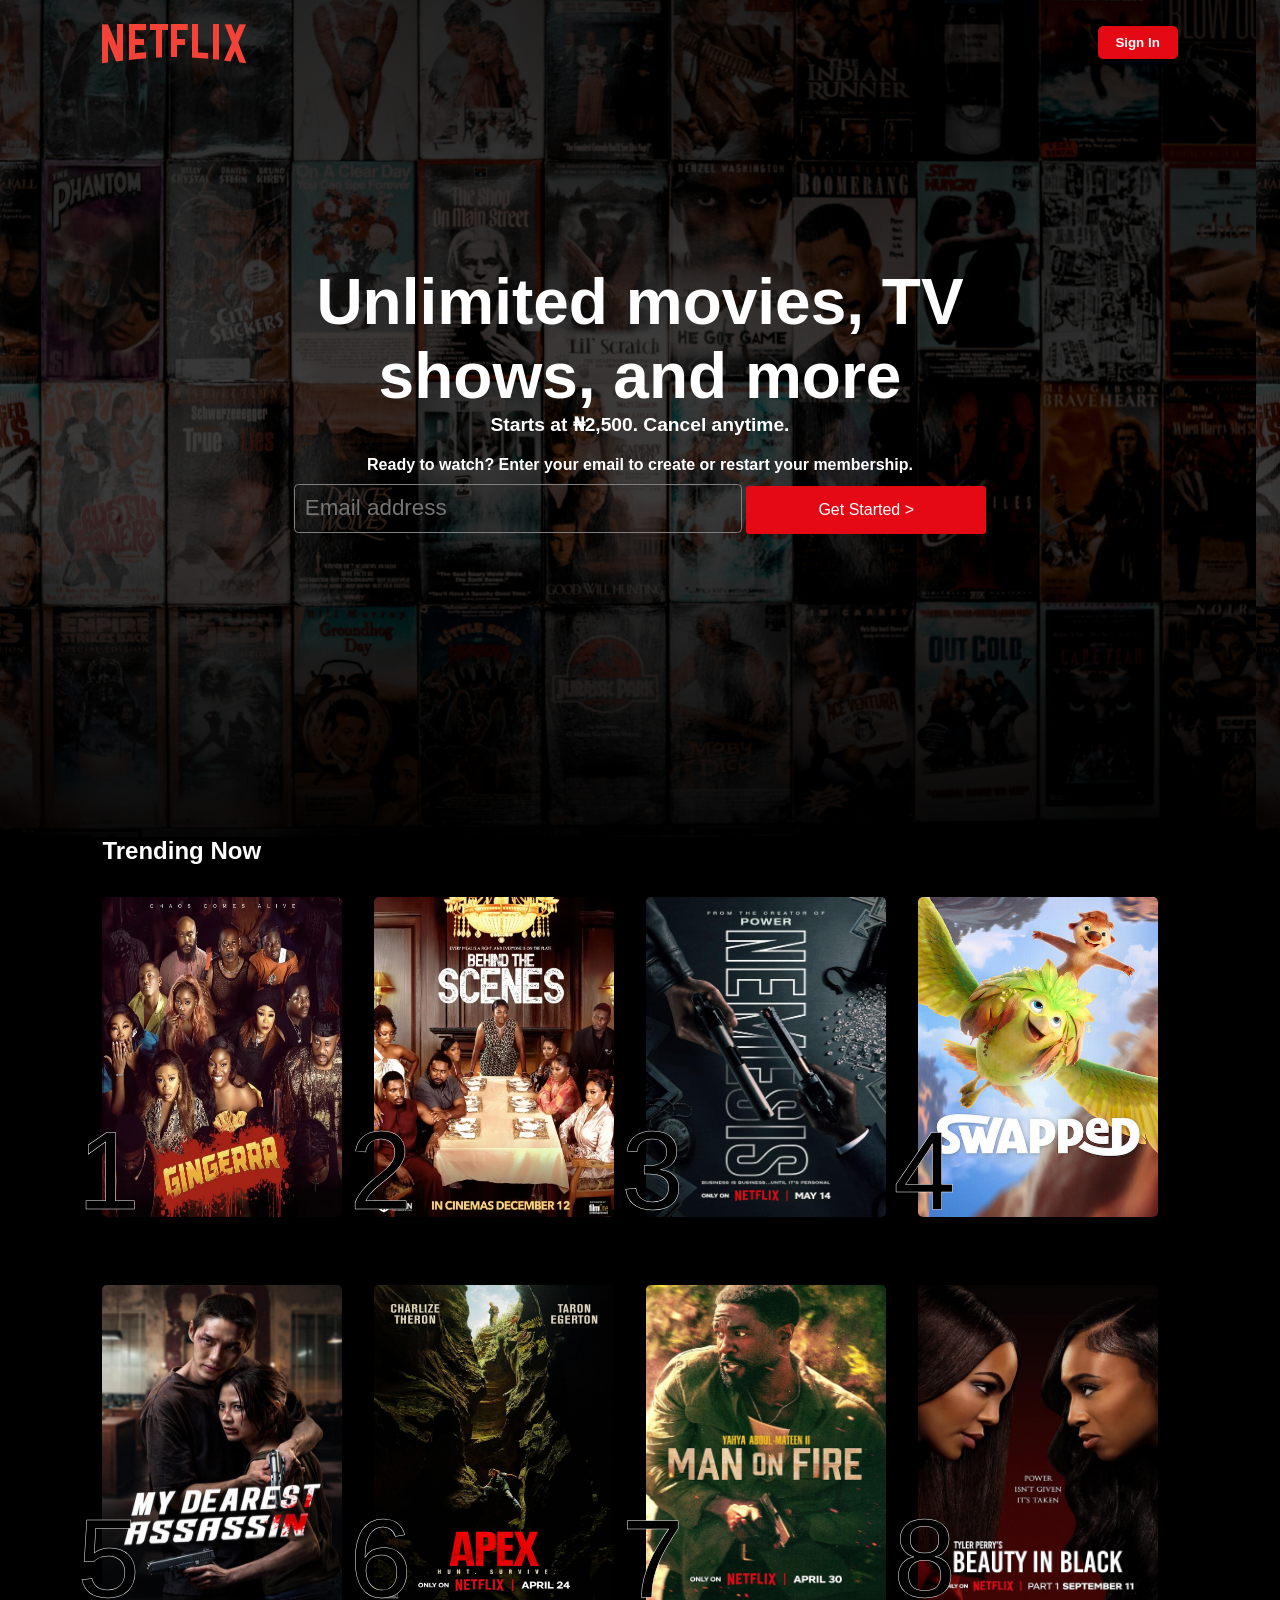
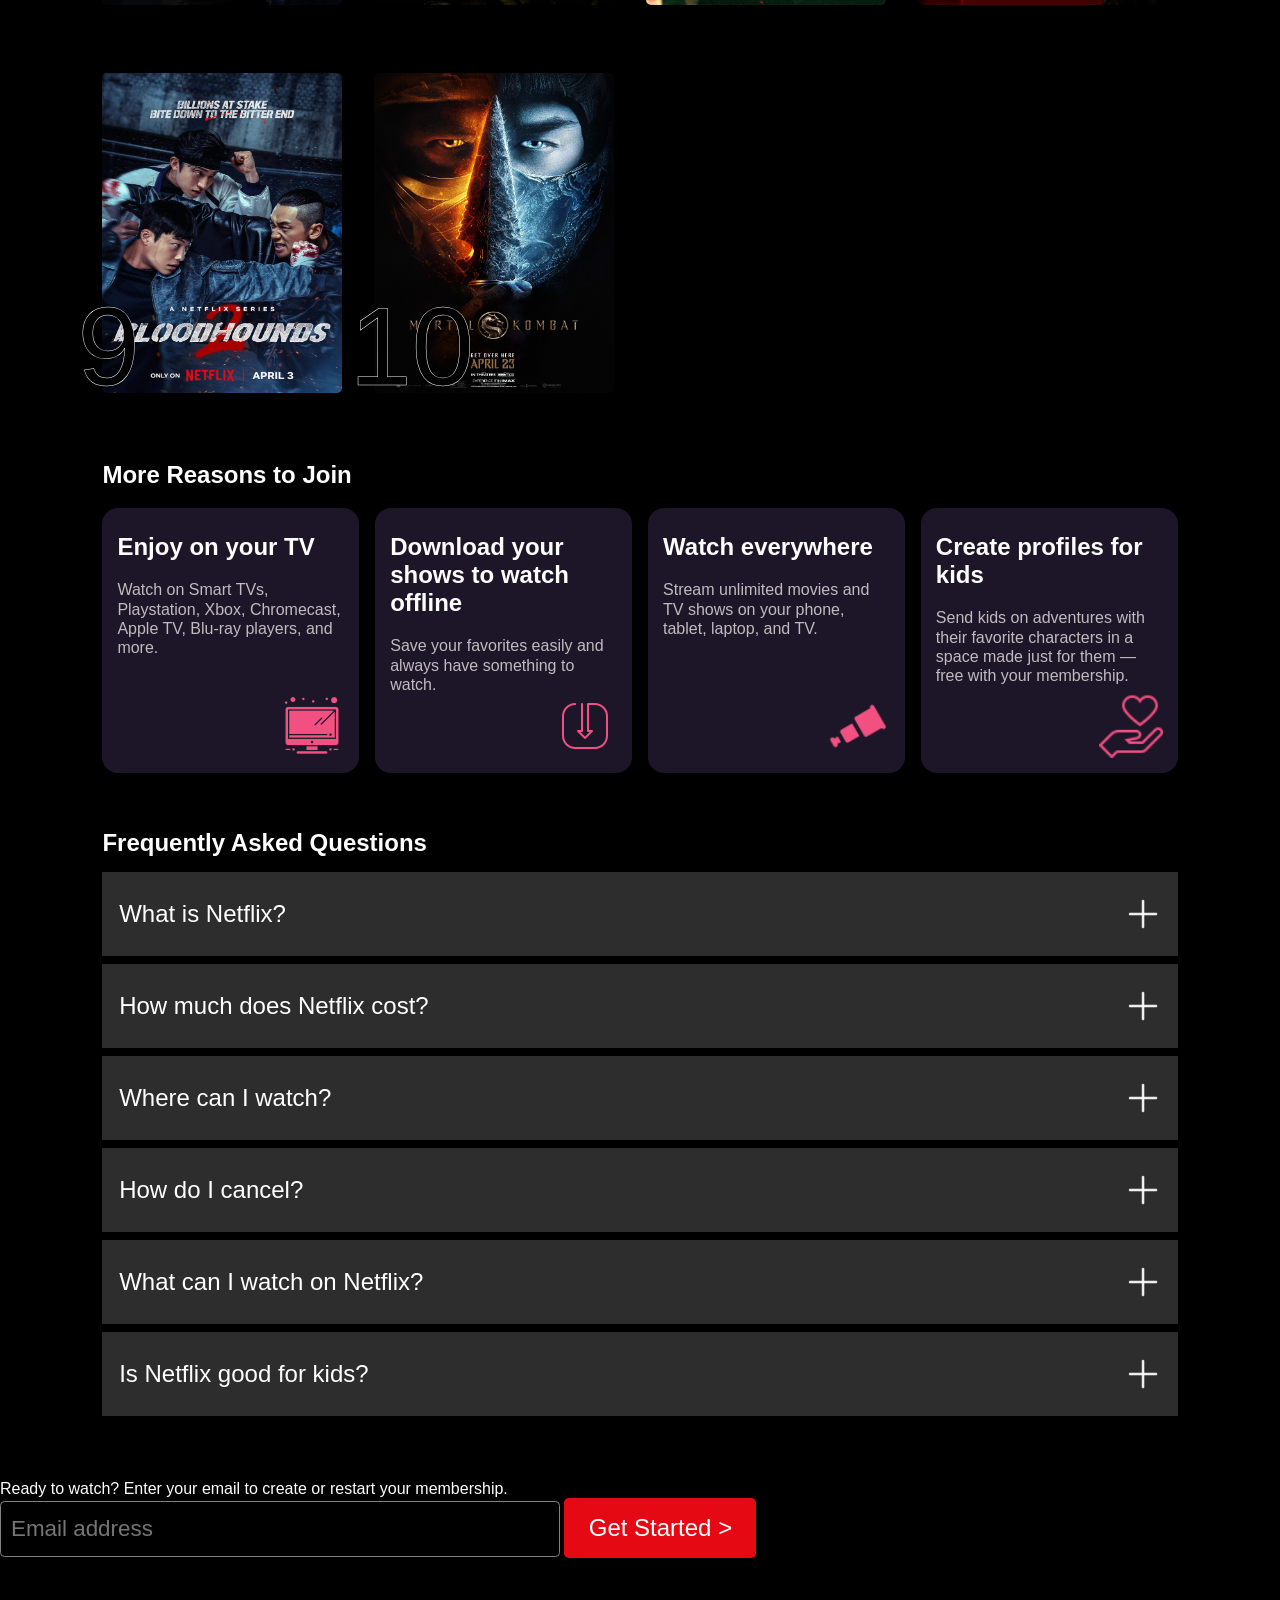
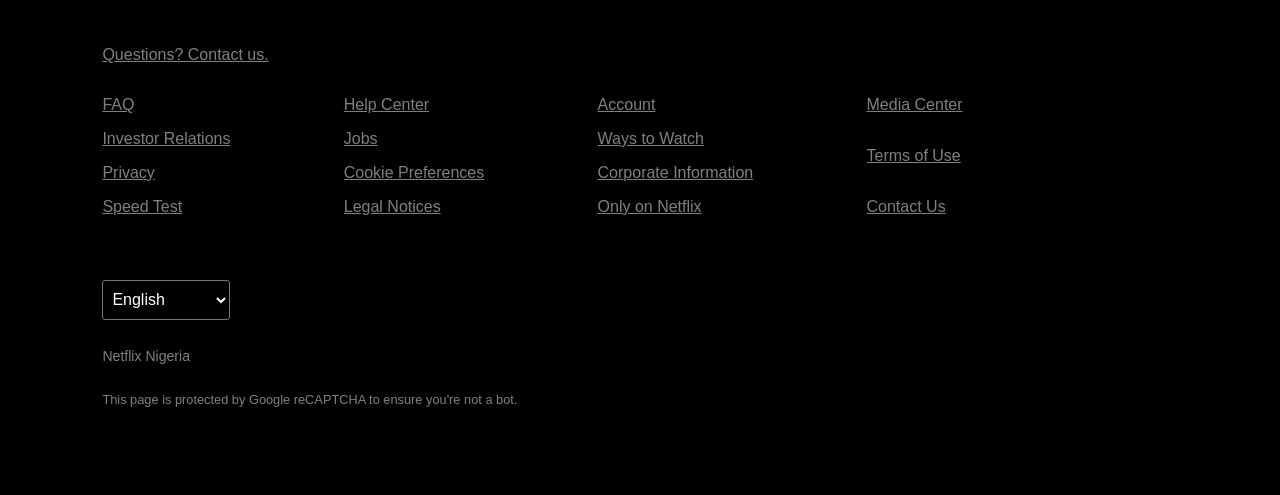
<file: index.html>
<!DOCTYPE html>
<html lang="en">
<head>
    <meta charset="UTF-8">
    <meta name="viewport" content="width=device-width, initial-scale=1.0">
    <title>Netflix</title>
    <link rel="icon" type="favicon" href="favicon1.png">
    <link rel="stylesheet" href="styles.css">
</head>
<body>
    <section id="heroSection">
        <header>
            <div class="netflix_homecontainer">
               <img src="./img/netflix-logo-large.png" alt="netflix icon">
               <button class="sign-in-btn" >Sign In</button>
            </div>
        </header>

        <div class="unlimited">
            <div class="box1">
                <h1>Unlimited movies, TV <br> shows, and more</h1>
                <p>Starts at ₦2,500. Cancel anytime.</p>
            </div>
            <h3>Ready to watch? Enter your email to create or 
            restart your membership.</h3>
            <div class="emailBox">
                <input type="email" name="email" id="hero-email" placeholder="Email address"> 
                <button>Get Started  <span>></span></button>
            </div>
        
        </div>
    </section>
    <main>
        <section id="trending">
            <h3>Trending Now</h3>
            <div class="images">
                <div class="img-wrap">
                    <img src="./img/poster-ginger.webp" alt="" >
                    <span class="numbers">1</span>
                </div>
                <div class="img-wrap">
                    <img src="./img/behind-scenes.webp" alt="" >
                    <span class="numbers">2</span>
                </div>
                
                <div class="img-wrap">
                    <img src="./img/nemesis.jpg" alt="" >
                    <span class="numbers">3</span>
                </div>

                <div class="img-wrap">
                    <img src="./img/swapped.jpg" alt="" >
                    <span class="numbers">4</span>
                </div>

                <div class="img-wrap">
                    <img src="./img/my-dearest-ass.jpg" alt="" >
                    <span class="numbers">5</span>
                </div>

                <div class="img-wrap">
                    <img src="./img/apex.jpg" alt="" >
                    <span class="numbers">6</span>
                </div>

                <div class="img-wrap">
                    <img src="./img/man-on-fire.jpg" alt="" >
                    <span class="numbers">7</span>
                </div>

                <div class="img-wrap">
                    <img src="./img/beauty-in-black.jpg" alt="" >
                    <span class="numbers">8</span>
                </div>

                <div class="img-wrap">
                    <img src="./img/bloodhounds.jpg" alt="" >
                    <span class="numbers">9</span>
                </div>

                <div class="img-wrap">
                    <img src="./img/mortal-combat.jpg" alt="" >
                    <span class="numbers">10</span>
                </div>
            </div>
            
        </section>

        <section id="join">
            <h3>More Reasons to Join</h3>
            <div class="box-organizer">
               
                    <div class="boxes">
                        <div>
                            <h3>Enjoy on your TV</h3>
                            <p>Watch on Smart TVs, Playstation, Xbox, 
                            Chromecast, Apple TV, Blu-ray players, and more.</p>
                        </div>
                        <div  class="box-image">
                            <img class="boxImgs" src="./img/tv-icon.png" alt="television icon">
                        </div>
                        
                    </div>

                    <div class="boxes">
                        <div>
                            <h3>Download your shows to watch offline</h3>
                            <p>Save your favorites easily and always 
                                have something to watch.</p>
                        </div>
                        <div class="box-image">
                            <img class="boxImgs" src="./img/download-icon.png" alt="download icon" >
                        </div>
                        
                    </div>

                    <div class="boxes">
                        <div>
                            <h3>Watch everywhere</h3>
                            <p>Stream unlimited movies and TV 
                            shows on your phone, tablet, laptop, and TV.</p>
                        </div>
                        <div  class="box-image">
                            <img class="boxImgs" src="./img/telescope-icon.png" alt="telescope icon">
                        </div>
                        
                    </div>

                    <div class="boxes">
                        <div>
                            <h3>Create profiles for kids</h3>
                        <p>Send kids on adventures with their favorite 
                            characters in a space made just for them — 
                            free with your membership.</p>
                        </div>
                        <div  class="box-image">
                            <img class="boxImgs" src="./img/trust-icon.png" 
                            alt="love icon above hand to signify trust">
                        </div>
                    </div>
                    
              
            </div>
        </section>

        <section id="questions">
            <h3>Frequently Asked Questions</h3>
            <div class="questions-box-container">
                <div class="questionsSpace">What is Netflix?<img src="./img/plus-icon.png" alt="plus sign"></div> 
                <div class="questionsSpace">How much does Netflix cost?<img src="./img/plus-icon.png" alt="plus sign"></div>
                <div class="questionsSpace">Where can I watch?<img src="./img/plus-icon.png" alt="plus sign"></div>
                <div class="questionsSpace">How do I cancel?<img src="./img/plus-icon.png" alt="plus sign"></div>
                <div class="questionsSpace">What can I watch on Netflix?<img src="./img/plus-icon.png" alt="plus sign"></div>
                <div class="questionsSpace">Is Netflix good for kids?<img src="./img/plus-icon.png" alt="plus sign"></div>
            </div>
           
        </section>
    </main>

    <div class="ready2watch">
        <p>Ready to watch? Enter your email to create or restart your membership.</p>
        <input type="email" name="email" id="footer-email" placeholder="Email address"> <button>Get Started ></button>
    </div>

    <footer>
        <a href="">Questions? Contact us.</a>
        <div class="contact">
            <div>
                <a href="">FAQ</a>
                <a href="">Investor Relations</a>
                <a href="">Privacy</a>
                <a href="">Speed Test</a>
            </div>
            <div>
                <a href="">Help Center</a>
                <a href="">Jobs</a>
                <a href="">Cookie Preferences</a>
                <a href="">Legal Notices</a>
            </div>
            <div>
                <a href="">Account</a>
                <a href="">Ways to Watch</a>
                <a href="">Corporate Information</a>
                <a href="">Only on Netflix</a>
            </div>
            <div>
                <a href="">Media Center</a>
                <a href="">Terms of Use</a>
                <a href="">Contact Us</a>
            </div>
        </div>
        

        <select name="translate" id="translate">
            <option value="1">English</option>
        </select>
        <div class="netflix-nigeria">
            <p>Netflix Nigeria</p> 

            <p>This page is protected by Google reCAPTCHA to ensure you're not a bot.</p>
        </div>
       
        
    </footer>
</body>
</html>
</file>
<file: styles.css>
* {
    margin: 0;
    padding: 0;
    box-sizing: border-box;
}
html {
    background-color: black;
    color: #fff;
    font-family:Arial, Helvetica, sans-serif ;
}
body {
    margin: 0;
}
/* firstView starts here */
#heroSection {
    position: relative;
    background-image: url(./img/background-mosaic.jpg);
    background-size: contain;
    background-color: rgba(0, 0, 0, 0.6); 
    height: 93vh;
    width: 100%;
}
#heroSection::before {
    content: '';
    position: absolute;
    inset: 0;
    background:
      linear-gradient(to bottom, rgba(0,0,0,0.7) 0%, rgba(0,0,0,0.5) 40%, 
      rgba(0,0,0,0.5) 60%, rgba(0,0,0,0.9) 100%),
      rgba(0,0,0,0.5);
  }

.netflix_homecontainer {
    display: flex;
    align-items: center;
    justify-content: space-between;
    padding: 0 8%;
    position: relative;
    z-index: 2;
    height: 5.3em;
}
.sign-in-btn {
    height: 2.5em;
    width: 6em;
    border-radius: 0.4em;
    background-color: rgb(229, 9, 20);
    color: #fff;
    font-weight: bold;
    border: 0;
    cursor: pointer;
}
.sign-in-btn:hover {
    background-color: rgb(167, 29, 36);
}

.unlimited {
    display: flex;
    flex-direction: column;
    justify-content: center;
    align-items: center;
    text-align: center;
    height: 70vh;
    font-weight: bold;
    position: relative;
    z-index: 2;
}
.box1 >h1 {
    font-size: 4em;
    margin: 0;
}
.box1 >p {
    margin: 0;
    margin-bottom: 1em;
    font-size: 1.2em;
} 
.unlimited >h3 {
    margin: 0;
    margin-bottom: 10px;
    font-size: 1em;

}
.emailBox > input {
    height: 2.2em;
    width: 20em;
    padding: 10px;
    background-color: transparent;
    color: white;
    border-radius: 0.2em;
    border: 1px solid gray;
    font-size: 1.4em;
}
.emailBox > button {
    height: 3em;
    width: 15em;
    background-color: rgb(229, 9, 20);
    color: #fff;
    border: 0;
    padding: 10px;
    border-radius: 0.2em;
    font-size: 1em; 
    cursor: pointer;
}
.emailBox > button:hover {
    background-color: rgb(167, 29, 36);
}
/* firstView ends here */
main {
    padding: 0 8%;
}
/* trending now */
#trending >h3 {
    font-size: 1.5em;
    margin-bottom: 2rem;
}
.images {
    display: flex;
    flex-wrap: wrap;
    box-sizing: border-box;
    gap: 2rem;
}
.img-wrap {
    position: relative;
    display: inline-block;
    transition: transform 0.3s ease-in-out;
}
.img-wrap:hover {
    transform: scale(1.1);
}
.img-wrap img {
    border-radius: 5px;
    height: 20em;
    width: 15em;
    cursor: pointer; 
    margin-bottom: 2em;
}
.numbers {
    position: absolute;
   font-size: 7em;
   bottom: 18px;
   left: -25px;
   color: black;
   -webkit-text-stroke: 0.5px white;
}

/* join section starts here */
#join {
    width: 100%;
    margin-top: 2em;
    box-sizing: border-box;

}
#join h3 {
    margin-bottom: 0.8em;
    font-size: 1.5em;
    margin-top: 10px;
}
#join p {
    line-height: 1.2;
    color: #ece4e4cc;
}

.box-organizer {
    display: flex;      
    flex-wrap: wrap;  
    gap: 1em;
    box-sizing: border-box;
}
.boxes {
    display: flex;
    flex-direction: column;
    justify-content: space-between;
    flex: 1;
    min-width: 250px;
    border-radius: 1rem;
    height: auto;        
    /* width: 20rem;         */
    padding: 15px;
    background-color: #1d1629;
}
.box-image {
    display: flex;
    justify-content: flex-end;
}
.boxImgs {
    height: 4em;
}

/* join section ends here */

/* question section starts here */
#questions {
    margin-top: 3.5em;
}
#questions h3 {
    font-size: 1.5em;
    margin-bottom: 15px;
}
.questions-box-container {
    display: flex;
    flex-direction: column;
    gap: 0.5em;
}
.questionsSpace {
    display: flex;
    justify-content: space-between;
    background-color: #2D2D2D;
    align-items: center;
    padding: 1em 0.7em;
    font-size: 1.5em;
    cursor: pointer;
}
.questionsSpace:hover {
    background-color: #414141;
}
.questionsSpace:active {
    border: none;
}
.questionsSpace img {
    height: 1.5em;
    justify-self: center;
}
/* question section ends here */

/* ready2watch starts here */
.ready2watch {
    justify-self: center;
    margin-top: 4em;
    gap: 0.5em;
    text-wrap: nowrap;
}
.ready2watch p {
    justify-self: center;;
}
.ready2watch input {
    height: 2.5em;
    width: 25em;
    padding: 10px;
    background-color: transparent;
    color: white;
    border-radius: 0.2em;
    border: 1px solid gray;
    font-size: 1.4em;
}

.ready2watch button {
    height: 2.5em;
    width: 8em;
    background-color: rgb(229, 9, 20);
    color: #fff;
    border: 0;
    padding: 10px;
    border-radius: 0.2em;
    font-size: 1.5em; 
    cursor: pointer;
}
.ready2watch button:hover {
    background-color: rgb(167, 29, 36);
} 
/* ready2watch ends here */
footer {
    width: 100%;
    color: gray;
    padding: 0 8%;
    margin: 5.5em 0;
}
footer a {
    color: gray;
    font-size: 1em;
}
.contact {
    display: flex;
    width: 80%;
    margin-top: 2em;
    justify-content: space-between;
}
.contact div {
    display: flex;
    flex-wrap: wrap;
    flex-direction: column;
    justify-content: space-between;
    gap: 1rem;
}
select {
    background-color: transparent;
    color: white;
    font-size: 1em;
    margin-top: 4em;
    height: 2.5em;
    width: 8em;
    padding: 5px;
    border-radius: 3px;
}

.netflix-nigeria {
    font-size: 0.8em;
}
.netflix-nigeria p {
    margin: 2em 0;
}
.netflix-nigeria p:first-child {
    font-size: 1.1em;
}

@media screen and (max-width: 768px) {

    .netflix_homecontainer,
    main,
    footer {
        padding-left: 1rem;
        padding-right: 1rem;
    }

    .netflix_homecontainer img {
        width: 120px;
        height: auto;
    }

    .sign-in-btn {
        width: 5rem;
        height: 2.2rem;
        font-size: 0.9rem;
    }

    #heroSection {
        height: auto;
        min-height: 100vh;
    }

    .unlimited {
        padding: 2rem 1rem;
    }

    .box1 h1 {
        font-size: 2.2rem;
        line-height: 1.2;
    }

    .box1 p {
        font-size: 1rem;
    }

    .unlimited h3 {
        font-size: 0.95rem;
        padding: 0 1rem;
    }

    .emailBox {
        display: flex;
        flex-direction: column;
        width: 100%;
        gap: 1rem;
        align-items: center;
    }

    .emailBox input {
        width: 100%;
        max-width: 500px;
    }

    .emailBox button {
        width: 100%;
        max-width: 500px;
    }

    .images {
        justify-content: center;
        gap: 1rem;
    }

    .img-wrap img {
        width: 140px;
        height: 200px;
    }

    .numbers {
        font-size: 4rem;
        left: -15px;
        bottom: 10px;
    }

    .box-organizer {
        flex-direction: column;
    }

    .boxes {
        width: 100%;
    }

    .questionsSpace {
        font-size: 1rem;
        padding: 1rem;
        min-height: 60px;
        align-items: center;
    }

    .questionsSpace img {
        width: 20px;
        height: 20px;
    }

    .ready2watch {
        display: flex;
        flex-direction: column;
        align-items: center;
        padding: 0 1rem;
        text-align: center;
    }

    .ready2watch input {
        width: 100%;
        max-width: 500px;
        margin-bottom: 1rem;
    }
 
    .ready2watch button {
        width: 100%;
        max-width: 500px;
        font-size: 1.2rem;
    }

    .contact {
        flex-direction: column;
        gap: 1rem;
    }
}
</file>
